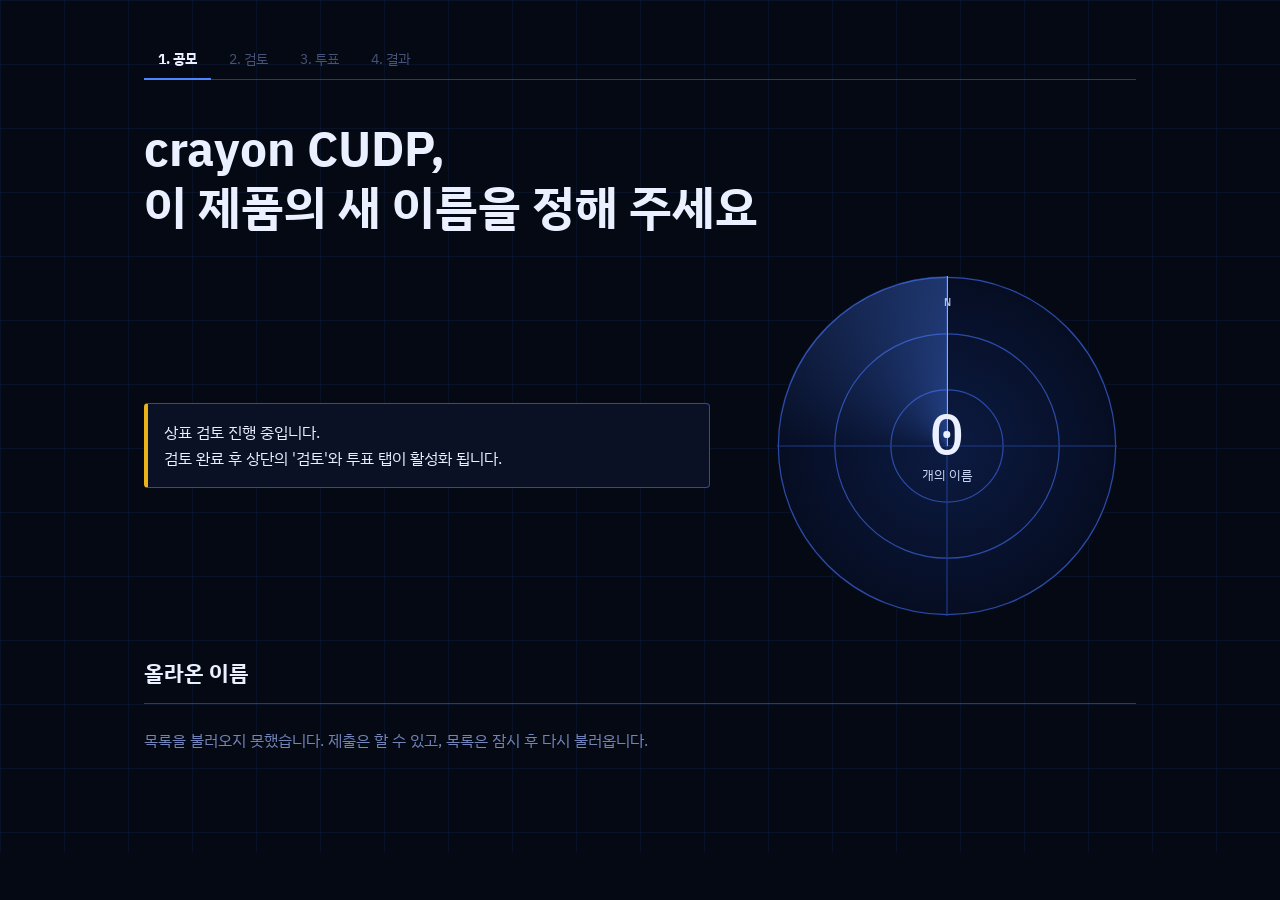
<file: index.html>
<!DOCTYPE html>
<html lang="ko">
<head>
<meta charset="utf-8">
<meta name="viewport" content="width=device-width, initial-scale=1">
<meta name="robots" content="noindex">
<title>crayon CUDP 새 이름 공모</title>
<link rel="preconnect" href="https://fonts.googleapis.com">
<link rel="preconnect" href="https://fonts.gstatic.com" crossorigin>
<link href="https://fonts.googleapis.com/css2?family=IBM+Plex+Mono:wght@400;500&family=IBM+Plex+Sans+KR:wght@400;500;700&display=swap" rel="stylesheet">
<style>
/* 배치: 왼쪽은 응모 입력, 오른쪽은 올라온 이름을 점으로 찍는 레이더, 아래는 전체 목록.
   어두운 화면 하나로 고정한다. */
:root{
  color-scheme:dark;
  --bg:#050913; --panel:#0A1124; --line:#1E3A8A; --line2:#2B4BA8; --accent:#4F86FF;
  --text:#C9D6F5; --strong:#EAF0FF; --muted:#7385BB;
  --ok:#3FBF78; --warn:#E9B419; --bad:#F0705A;
  --sans:"IBM Plex Sans KR","Pretendard",system-ui,sans-serif;
  --mono:"IBM Plex Mono",ui-monospace,monospace;
}
*{box-sizing:border-box}
[hidden]{display:none!important}
html{background:var(--bg)}
body{
  margin:0;color:var(--text);font:400 16px/1.6 var(--sans);word-break:keep-all;
  background-color:var(--bg);
  background-image:linear-gradient(rgba(30,58,138,.16) 1px,transparent 1px),linear-gradient(90deg,rgba(30,58,138,.16) 1px,transparent 1px);
  background-size:64px 64px;
}
.wrap{max-width:1040px;margin:0 auto;padding:40px 24px 64px;display:flex;flex-direction:column;gap:40px}
h1,h2,p,ol{margin:0}
ol{padding:0;list-style:none}
:focus-visible{outline:2px solid var(--accent);outline-offset:2px}
h1{font-size:clamp(32px,5vw,48px);line-height:1.2;font-weight:700;color:var(--strong);text-wrap:balance}

.pages{display:flex;gap:4px;border-bottom:1px solid var(--line)}
.pages a{padding:8px 14px;margin-bottom:-1px;font-size:14px;color:var(--text);text-decoration:none;border-bottom:2px solid transparent}
.pages a[href]:hover{color:var(--strong)}
.pages a[aria-disabled="true"]{color:var(--muted);opacity:.6;cursor:not-allowed}
.pages a[aria-current="page"]{color:var(--strong);font-weight:700;border-bottom-color:var(--accent)}

.top{display:grid;grid-template-columns:minmax(0,1.5fr) minmax(0,1fr);gap:48px;align-items:center}
form{display:flex;flex-direction:column;gap:8px;align-items:flex-start}
label{font-size:14px;font-weight:500;color:var(--text)}
input,textarea{font:inherit;color:var(--strong);width:100%}
input::placeholder,textarea::placeholder{color:var(--muted);opacity:1}
.name-input{
  background:transparent;border:0;border-bottom:2px solid var(--line2);border-radius:0;padding:4px 0 8px;
  font-size:clamp(28px,4.4vw,40px);font-weight:700;line-height:1.3;caret-color:var(--accent);
}
.name-input:focus{outline:0;border-bottom-color:var(--accent)}
textarea,.who-input{background:var(--panel);border:1px solid var(--line);border-radius:4px;padding:10px 12px;margin-bottom:8px}
textarea{resize:vertical;min-height:72px}
textarea:focus,.who-input:focus{outline:0;border-color:var(--accent)}
.submit-row{display:flex;align-items:center;gap:8px 16px;flex-wrap:wrap}
.timer{font-size:14px;display:flex;flex-direction:column;line-height:1.4}
.timer-label{font-size:13px;color:var(--muted)}
.timer b{font:500 15px var(--mono);color:var(--warn);font-variant-numeric:tabular-nums}
.status{min-height:26px;font-size:14px}
.status.ok{color:var(--ok)} .status.warn{color:var(--warn)} .status.bad{color:var(--bad)}
.primary{font:inherit;cursor:pointer;background:var(--accent);color:var(--bg);font-weight:700;border:0;border-radius:4px;padding:10px 24px}
.primary:hover:not(:disabled){background:#6F98FF}
.primary:disabled{opacity:.5;cursor:default}
.blocked{border:1px solid var(--line2);border-left:4px solid var(--warn);background:var(--panel);padding:16px;border-radius:4px;color:var(--strong);white-space:pre-line}

.scope{position:relative;aspect-ratio:1;width:100%;max-width:340px;margin-inline:auto;border-radius:50%;overflow:hidden;background:radial-gradient(circle,#0C1B42 0,#060D22 72%)}
.scope svg{position:absolute;inset:0;width:100%;height:100%}
.sweep{position:absolute;inset:0;border-radius:50%;pointer-events:none;background:conic-gradient(from 0deg,transparent 0 270deg,rgba(79,134,255,.34) 360deg);animation:spin 6s linear infinite}
.sweep::after{content:"";position:absolute;left:50%;top:0;width:1px;height:50%;background:#A6D4FF;opacity:.8}
.blip{position:absolute;width:9px;height:9px;margin:-4.5px 0 0 -4.5px;border-radius:50%;background:#BFE6FF;box-shadow:0 0 8px 2px rgba(79,134,255,.8);animation:ping 6s linear infinite;opacity:.4}
.scope-center{position:absolute;inset:0;display:flex;flex-direction:column;align-items:center;justify-content:center;pointer-events:none}
.scope-center b{font:500 clamp(40px,6vw,56px)/1 var(--mono);color:var(--strong);font-variant-numeric:tabular-nums}
.scope-center span{font-size:13px;color:var(--text);margin-top:4px}
.north{position:absolute;top:6%;left:0;right:0;text-align:center;font:500 12px/1 var(--mono);color:#AFC2EE;pointer-events:none}
@keyframes spin{to{transform:rotate(360deg)}}
@keyframes ping{0%{opacity:1}55%,100%{opacity:.4}}

.tag{display:inline-block;font-size:12px;color:var(--accent);border:1px solid var(--line2);border-radius:3px;padding:0 6px;line-height:1.6;font-weight:400}
.tag.bad{color:var(--bad);border-color:var(--bad)}

.board{display:flex;flex-direction:column;gap:12px}
.board-head{display:flex;justify-content:space-between;align-items:baseline;gap:16px;flex-wrap:wrap}
.board h2{font-size:22px;font-weight:700;color:var(--strong)}
.tally{font:400 14px var(--mono);color:var(--text);font-variant-numeric:tabular-nums}
.note{padding:24px 0;color:var(--muted);border-top:1px solid var(--line)}
.row{display:grid;grid-template-columns:64px minmax(0,1fr) minmax(0,1.6fr);gap:6px 20px;align-items:baseline;padding:16px 0;border-top:1px solid var(--line)}
.row .no{font:400 13px var(--mono);color:var(--muted);font-variant-numeric:tabular-nums}
.row .nm{font-size:22px;line-height:1.35;font-weight:700;color:var(--strong);overflow-wrap:anywhere;word-break:normal}
.row .why{overflow-wrap:anywhere}
.row .why .tag{display:table;margin-top:4px}

@media (max-width:760px){
  .wrap{padding:28px 16px 48px;gap:32px}
  .top{grid-template-columns:minmax(0,1fr);gap:32px}
  .scope{max-width:260px}
  .row{grid-template-columns:52px minmax(0,1fr)}
  .row .why{grid-column:2}
}
@media (prefers-reduced-motion:reduce){
  .sweep{animation:none}
  .blip{animation:none;opacity:1}
}
</style>
</head>
<body>
<main class="wrap">
  <nav class="pages" aria-label="페이지">
    <a href="./" aria-current="page">1. 공모</a>
    <a data-tab="review" data-href="./vote/">2. 검토</a>
    <a data-tab="vote" data-href="./vote/ballot.html">3. 투표</a>
    <a data-tab="result" data-href="./vote/result.html">4. 결과</a>
  </nav>

  <h1>crayon CUDP,<br>이 제품의 새 이름을 정해 주세요</h1>

  <section class="top">
    <div>
      <form id="form" autocomplete="off">
        <label for="f-name">제품 이름</label>
        <input id="f-name" class="name-input" maxlength="30" required placeholder="이름을 적어 주세요">
        <p id="status" class="status" role="status"></p>
        <label for="f-why">이름 의미</label>
        <textarea id="f-why" rows="2" maxlength="200" required placeholder="이 이름에 담은 뜻을 한두 문장으로 적어 주세요"></textarea>
        <label for="f-who">제안자 이름 (선택, 목록에 표시되지 않습니다)</label>
        <input id="f-who" class="who-input" maxlength="30">
        <div class="submit-row">
          <button id="f-submit" class="primary" type="submit">제출하기</button>
          <p class="timer" role="timer"><span class="timer-label" id="timer-label"></span> <b id="timer"></b></p>
        </div>
      </form>
      <p id="closed" class="blocked" role="status" hidden></p>
    </div>
    <div aria-hidden="true">
      <div class="scope">
        <svg viewBox="0 0 100 100" fill="none" stroke="#2B4BA8" stroke-width=".35">
          <circle cx="50" cy="50" r="49.6"/><circle cx="50" cy="50" r="33"/><circle cx="50" cy="50" r="16.5"/>
          <path d="M50 0V100M0 50H100" stroke="#1E3A8A"/>
        </svg>
        <div class="sweep"></div>
        <div id="blips"></div>
        <div class="north">N</div>
        <div class="scope-center"><b id="scope-count">0</b><span>개의 이름</span></div>
      </div>
    </div>
  </section>

  <section class="board" aria-labelledby="board-title">
    <div class="board-head">
      <h2 id="board-title">올라온 이름</h2>
      <p id="tally" class="tally"></p>
    </div>
    <p id="list-note" class="note" role="status">목록을 불러오는 중입니다.</p>
    <ol id="list"></ol>
  </section>
</main>
<script type="module" src="./app.js?v=6"></script>
</body>
</html>
</file>
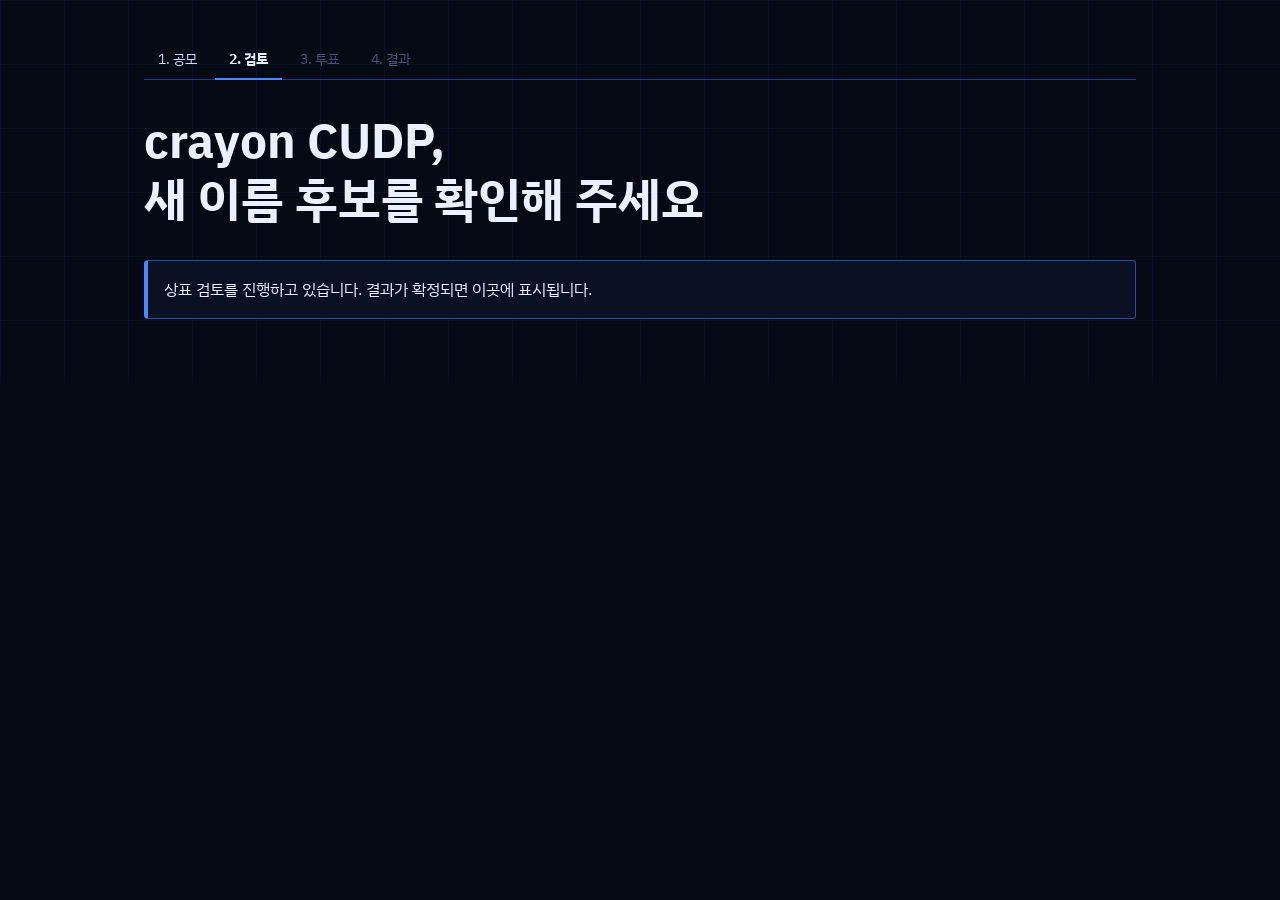
<file: vote/index.html>
<!DOCTYPE html>
<html lang="ko">
<head>
<meta charset="utf-8">
<meta name="viewport" content="width=device-width, initial-scale=1">
<meta name="robots" content="noindex">
<title>crayon CUDP 새 이름 후보 검토 결과</title>
<link rel="preconnect" href="https://fonts.googleapis.com">
<link rel="preconnect" href="https://fonts.gstatic.com" crossorigin>
<link href="https://fonts.googleapis.com/css2?family=IBM+Plex+Mono:wght@400;500&family=IBM+Plex+Sans+KR:wght@400;500;700&display=swap" rel="stylesheet">
<link rel="stylesheet" href="./style.css?v=6">
</head>
<body>
<main class="wrap">
  <nav class="pages" aria-label="페이지">
    <a href="../">1. 공모</a>
    <a href="./" aria-current="page">2. 검토</a>
    <a data-tab="vote" data-href="./ballot.html">3. 투표</a>
    <a data-tab="result" data-href="./result.html">4. 결과</a>
  </nav>

  <h1>crayon CUDP,<br>새 이름 후보를 확인해 주세요</h1>

  <p id="notice" class="notice" role="status" hidden></p>

  <div id="content" class="stack">
    <p id="vote-open" class="notice" role="status" hidden>투표 탭이 열렸습니다. 아래 후보를 확인한 뒤 투표를 진행해 주세요.</p>
    <section class="board" aria-labelledby="final-title">
      <h2 id="final-title">투표 후보</h2>
      <ul id="finals"></ul>
      <a id="go-vote" class="primary" href="./ballot.html" hidden>투표하러 가기</a>
    </section>

    <section class="board" aria-labelledby="review-title">
      <div class="board-head">
        <h2 id="review-title">상표 검토 결과</h2>
        <a class="report-link" href="https://claude.ai/artifact/JF243qeYjuyXjn8sMwM7iT" target="_blank" rel="noopener" aria-label="상세 검토 보고서 보기, 새 창에서 열림">상세 검토 보고서 보기 ↗</a>
      </div>
      <div class="table-wrap">
        <table>
          <thead>
            <tr><th scope="col">이름</th><th scope="col">이름 의미</th><th scope="col">결과</th><th scope="col">사유</th></tr>
          </thead>
          <tbody id="reviews"></tbody>
        </table>
      </div>
      <p class="note">사내 검토 결과이며, 실제 상표 등록 가능 여부를 보장하지 않습니다.</p>
    </section>
  </div>
</main>
<script type="module" src="./review.js?v=8"></script>
</body>
</html>
</file>
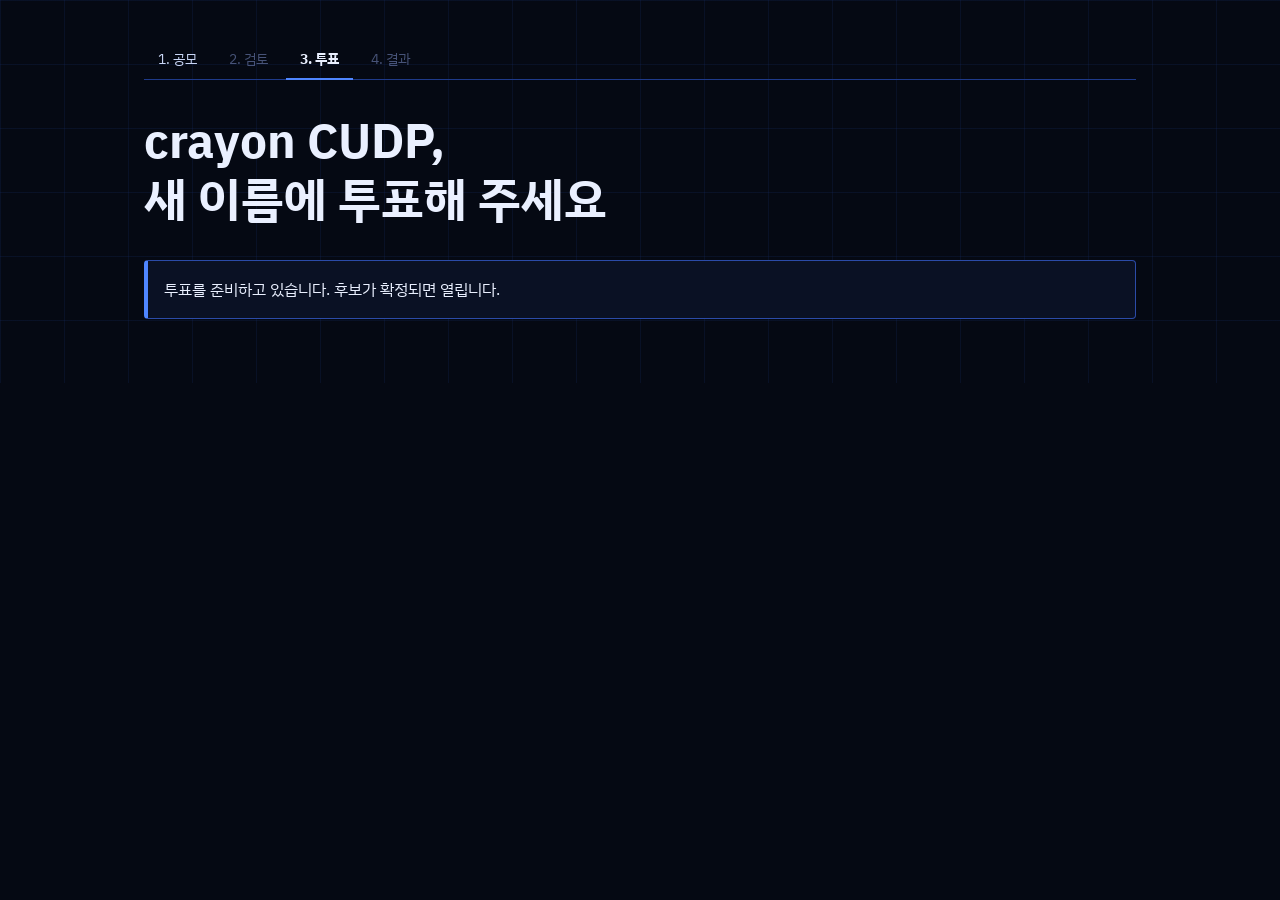
<file: vote/ballot.html>
<!DOCTYPE html>
<html lang="ko">
<head>
<meta charset="utf-8">
<meta name="viewport" content="width=device-width, initial-scale=1">
<meta name="robots" content="noindex">
<title>crayon CUDP 새 이름 투표</title>
<link rel="preconnect" href="https://fonts.googleapis.com">
<link rel="preconnect" href="https://fonts.gstatic.com" crossorigin>
<link href="https://fonts.googleapis.com/css2?family=IBM+Plex+Mono:wght@400;500&family=IBM+Plex+Sans+KR:wght@400;500;700&display=swap" rel="stylesheet">
<link rel="stylesheet" href="./style.css?v=6">
</head>
<body>
<main class="wrap">
  <nav class="pages" aria-label="페이지">
    <a href="../">1. 공모</a>
    <a data-tab="review" data-href="./">2. 검토</a>
    <a href="./ballot.html" aria-current="page">3. 투표</a>
    <a data-tab="result" data-href="./result.html">4. 결과</a>
  </nav>

  <h1>crayon CUDP,<br>새 이름에 투표해 주세요</h1>

  <form id="form" autocomplete="off">
    <div class="voter">
      <label for="f-voter">내 이름 (고른 후보는 담당자만 봅니다. 투표 여부는 아래 현황에 공개됩니다)</label>
      <select id="f-voter" required aria-describedby="voter-note"></select>
    </div>
    <p id="voter-note" class="note">이미 투표했어도 다시 투표할 수 있습니다. 다시 투표하면 이전 투표는 새 투표로 바뀝니다.</p>
    <fieldset>
      <legend><span id="pick-legend"></span><span id="picked" class="picked"></span></legend>
      <div id="choices"></div>
    </fieldset>
    <button id="f-submit" class="primary" type="submit">투표하기</button>
    <p id="status" class="status" role="status"></p>
  </form>
  <p id="notice" class="notice" role="status" hidden></p>

  <section class="board" aria-labelledby="board-title">
    <div class="board-head">
      <h2 id="board-title">투표 현황</h2>
      <p id="tally" class="tally"></p>
    </div>
    <p id="status-note" class="note" role="status" hidden></p>
    <ul id="people"></ul>
  </section>
</main>
<script type="module" src="./ballot.js?v=8"></script>
</body>
</html>
</file>
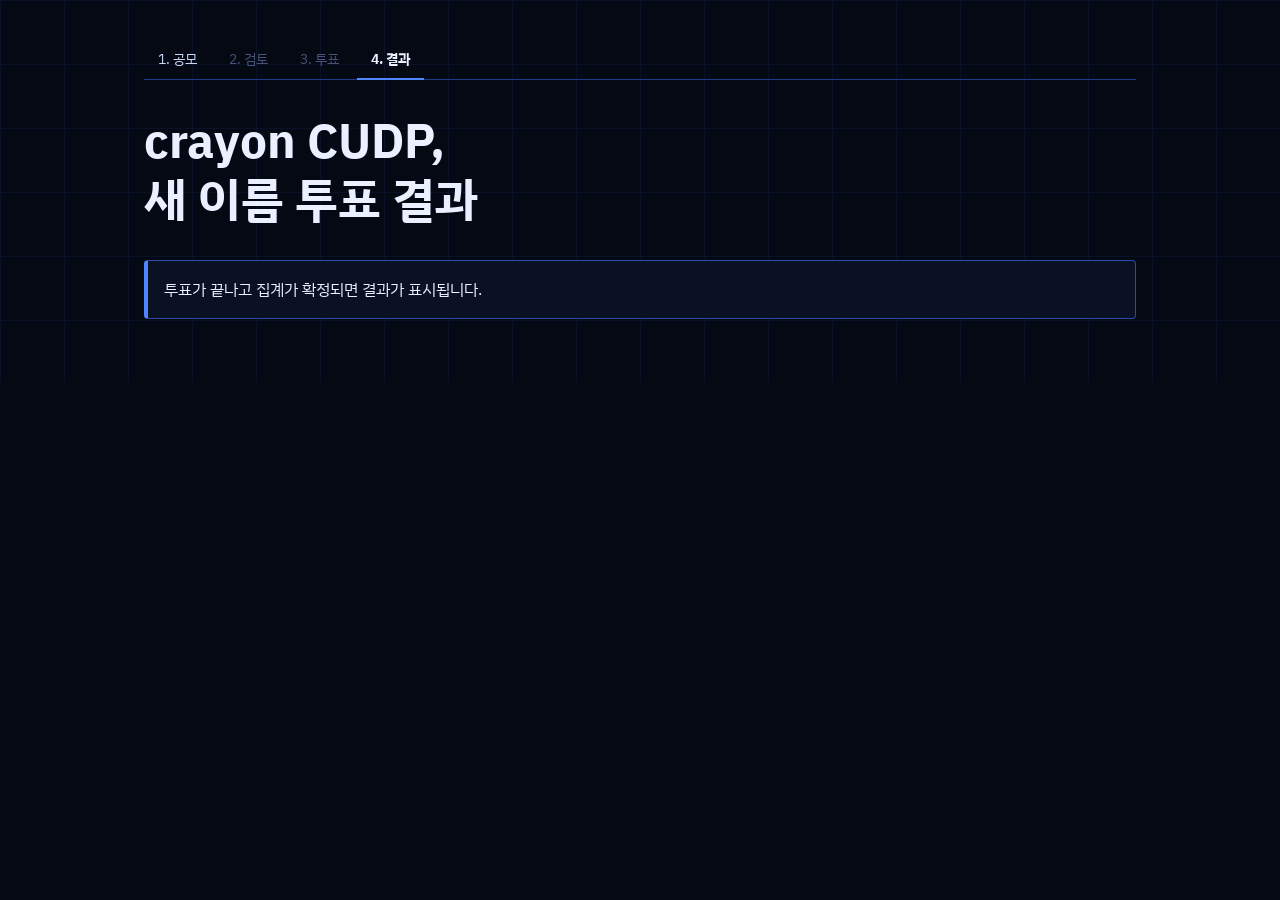
<file: vote/result.html>
<!DOCTYPE html>
<html lang="ko">
<head>
<meta charset="utf-8">
<meta name="viewport" content="width=device-width, initial-scale=1">
<meta name="robots" content="noindex">
<title>crayon CUDP 새 이름 투표 결과</title>
<link rel="preconnect" href="https://fonts.googleapis.com">
<link rel="preconnect" href="https://fonts.gstatic.com" crossorigin>
<link href="https://fonts.googleapis.com/css2?family=IBM+Plex+Mono:wght@400;500&family=IBM+Plex+Sans+KR:wght@400;500;700&display=swap" rel="stylesheet">
<link rel="stylesheet" href="./style.css?v=6">
</head>
<body>
<main class="wrap">
  <nav class="pages" aria-label="페이지">
    <a href="../">1. 공모</a>
    <a data-tab="review" data-href="./">2. 검토</a>
    <a data-tab="vote" data-href="./ballot.html">3. 투표</a>
    <a href="./result.html" aria-current="page">4. 결과</a>
  </nav>

  <h1>crayon CUDP,<br>새 이름 투표 결과</h1>

  <p id="notice" class="notice" role="status" hidden></p>

  <div id="content" class="stack">
    <section id="verdict" class="verdict" aria-live="polite"></section>

    <section id="rounds-section" class="board" aria-labelledby="rounds-title">
      <h2 id="rounds-title">회차별 결과</h2>
      <div id="rounds" class="stack"></div>
      <p class="note">담당자가 중복 투표를 확인한 뒤 집계한 결과입니다.</p>
    </section>
  </div>
</main>
<script type="module" src="./result.js?v=9"></script>
</body>
</html>
</file>
<file: vote/style.css>
/* 공모 페이지와 같은 색과 글꼴. 후보 검토 결과와 투표, 두 페이지가 함께 쓴다. */
:root{
  color-scheme:dark;
  --bg:#050913; --panel:#0A1124; --line:#1E3A8A; --line2:#2B4BA8; --accent:#4F86FF;
  --text:#C9D6F5; --strong:#EAF0FF; --muted:#7385BB;
  --ok:#3FBF78; --warn:#E9B419; --bad:#F0705A;
  --sans:"IBM Plex Sans KR","Pretendard",system-ui,sans-serif;
  --mono:"IBM Plex Mono",ui-monospace,monospace;
}
*{box-sizing:border-box}
[hidden]{display:none!important}
html{background:var(--bg)}
body{
  margin:0;color:var(--text);font:400 16px/1.6 var(--sans);word-break:keep-all;
  background-color:var(--bg);
  background-image:linear-gradient(rgba(30,58,138,.16) 1px,transparent 1px),linear-gradient(90deg,rgba(30,58,138,.16) 1px,transparent 1px);
  background-size:64px 64px;
}
.wrap{max-width:1040px;margin:0 auto;padding:40px 24px 64px;display:flex;flex-direction:column;gap:32px}
h1,h2,p,ol,ul{margin:0}
ol,ul{padding:0;list-style:none}
:focus-visible{outline:2px solid var(--accent);outline-offset:2px}
h1{font-size:clamp(32px,5vw,48px);line-height:1.2;font-weight:700;color:var(--strong);text-wrap:balance}

form{display:flex;flex-direction:column;gap:12px;align-items:flex-start}
fieldset{border:0;margin:0;padding:0;width:100%;display:flex;flex-direction:column;gap:8px}
legend{display:flex;justify-content:space-between;gap:12px;width:100%;font-size:14px;font-weight:500;padding:0;margin-bottom:8px}
label[for]{display:block;font-size:14px;font-weight:500;margin-bottom:8px}
.picked{font:400 13px var(--mono);color:var(--accent);flex:none;font-variant-numeric:tabular-nums}
#choices{display:grid;grid-template-columns:repeat(auto-fill,minmax(260px,1fr));gap:8px}
.choice{position:relative;display:flex;gap:12px;align-items:flex-start;background:var(--panel);border:1px solid var(--line);border-radius:4px;padding:14px 16px;cursor:pointer}
.choice:hover{border-color:var(--line2)}
.choice:has(input:checked){border-color:var(--accent);background:#0E1A3A}
.choice:has(input:disabled){opacity:.45;cursor:not-allowed}
.choice input{position:absolute;opacity:0;width:1px;height:1px}
.check{flex:none;width:22px;height:22px;margin-top:3px;border:2px solid var(--line2);border-radius:4px;display:grid;place-items:center}
.check::after{content:"✓";font-size:15px;line-height:1;font-weight:700;color:var(--bg);opacity:0}
.choice input[type=radio] + .check{border-radius:50%}
.choice input:checked + .check{background:var(--accent);border-color:var(--accent)}
.choice input:checked + .check::after{opacity:1}
.choice input:focus-visible + .check{outline:2px solid var(--accent);outline-offset:2px}
.choice-text{display:flex;flex-direction:column;min-width:0}
.nm{font-size:20px;line-height:1.4;font-weight:700;color:var(--strong);overflow-wrap:anywhere;word-break:normal}
.why{font-size:14px;overflow-wrap:anywhere}
.voter{width:100%}
.voter select{font:inherit;color:var(--strong);width:100%;background:var(--panel);border:1px solid var(--line);border-radius:4px;padding:10px 12px}
.voter select:focus{outline:0;border-color:var(--accent)}
.primary{font:inherit;cursor:pointer;background:var(--accent);color:var(--bg);font-weight:700;border:0;border-radius:4px;padding:10px 24px}
.primary:hover:not(:disabled){background:#6F98FF}
.primary:disabled{opacity:.5;cursor:default}
.status{min-height:26px;font-size:14px}
.status.warn{color:var(--warn)} .status.bad{color:var(--bad)}
.notice{border:1px solid var(--line2);border-left:4px solid var(--accent);background:var(--panel);padding:16px;border-radius:4px;color:var(--strong)}

.tag{display:inline-block;font-size:12px;color:var(--accent);border:1px solid var(--line2);border-radius:3px;padding:0 6px;line-height:1.6;font-weight:400}

.board{display:flex;flex-direction:column;gap:12px}
.board-head{display:flex;justify-content:space-between;align-items:baseline;gap:16px;flex-wrap:wrap}
.board h2{font-size:22px;font-weight:700;color:var(--strong)}
.tally{font:400 14px var(--mono);color:var(--text);font-variant-numeric:tabular-nums}
.note{color:var(--muted)}
#people{display:grid;grid-template-columns:repeat(auto-fill,minmax(180px,1fr));gap:8px}
.person{display:flex;justify-content:space-between;align-items:center;gap:8px;min-height:40px;padding:6px 12px;background:transparent;border:1px solid var(--line);border-radius:4px;color:var(--muted);overflow-wrap:anywhere}
.person.done{background:rgba(63,191,120,.12);border-color:var(--ok);color:var(--ok);font-weight:700}
.person.done::after{content:"✓";flex:none}
.sr{position:absolute;width:1px;height:1px;overflow:hidden;clip-path:inset(50%);white-space:nowrap}
.person .tag{flex:none}
.tag.wait{color:var(--muted)}

@media (max-width:760px){.wrap{padding:28px 16px 48px;gap:24px}}

.pages{display:flex;gap:4px;border-bottom:1px solid var(--line)}
.pages a{padding:8px 14px;margin-bottom:-1px;font-size:14px;color:var(--text);text-decoration:none;border-bottom:2px solid transparent}
.pages a[href]:hover{color:var(--strong)}
.pages a[aria-disabled="true"]{color:var(--muted);opacity:.6;cursor:not-allowed}
.pages a[aria-current="page"]{color:var(--strong);font-weight:700;border-bottom-color:var(--accent)}

.stack{display:flex;flex-direction:column;gap:32px}
#finals{display:grid;grid-template-columns:repeat(auto-fill,minmax(260px,1fr));gap:8px}
.final{display:flex;flex-direction:column;background:var(--panel);border:1px solid var(--accent);border-radius:4px;padding:14px 16px}
a.primary{align-self:flex-start;text-decoration:none}
.table-wrap{overflow-x:auto}
table{width:100%;min-width:560px;border-collapse:collapse;font-size:14px}
th{text-align:left;font-size:13px;font-weight:500;color:var(--muted);padding:8px 12px 8px 0;border-bottom:1px solid var(--line2)}
td{padding:12px 12px 12px 0;border-bottom:1px solid var(--line);vertical-align:top;overflow-wrap:anywhere}
.name-cell{font-weight:700;color:var(--strong)}
.result{display:inline-block;font-size:12px;line-height:1.6;padding:0 8px;border:1px solid var(--line2);border-radius:3px;white-space:nowrap}
.result.pass{color:var(--ok);border-color:var(--ok)}
.result.hold{color:var(--warn);border-color:var(--warn)}
.result.fail{color:var(--bad);border-color:var(--bad)}
.note{font-size:13px}
.report-link{font-size:14px;font-weight:500;color:var(--accent);white-space:nowrap}
.report-link:hover{color:#6F98FF}

.verdict{display:flex;flex-direction:column;align-items:flex-start;gap:6px;padding:20px 24px;background:rgba(63,191,120,.12);border:1px solid var(--ok);border-radius:4px}
.verdict.tied{background:rgba(233,180,25,.1);border-color:var(--warn)}
.verdict-label{font-size:14px;color:var(--text)}
.verdict-name{font-size:clamp(28px,4.4vw,40px);line-height:1.25;font-weight:700;color:var(--strong);overflow-wrap:anywhere;word-break:normal}
.verdict .primary{margin-top:8px}
.round{display:flex;flex-direction:column;gap:8px}
.round h3{margin:0;font-size:16px;font-weight:700;color:var(--strong)}
.round-table{min-width:0}
.num{font-family:var(--mono);font-variant-numeric:tabular-nums;white-space:nowrap}
.round-table th:first-child,.round-table td:first-child{width:56px}
.round-table th:last-child,.round-table td:last-child{width:72px;text-align:right;padding-right:0}
tr.lead td{color:var(--strong)}
.tag.tie{color:var(--warn);border-color:var(--warn)}
.tag.win{color:var(--ok);border-color:var(--ok)}
</file>
